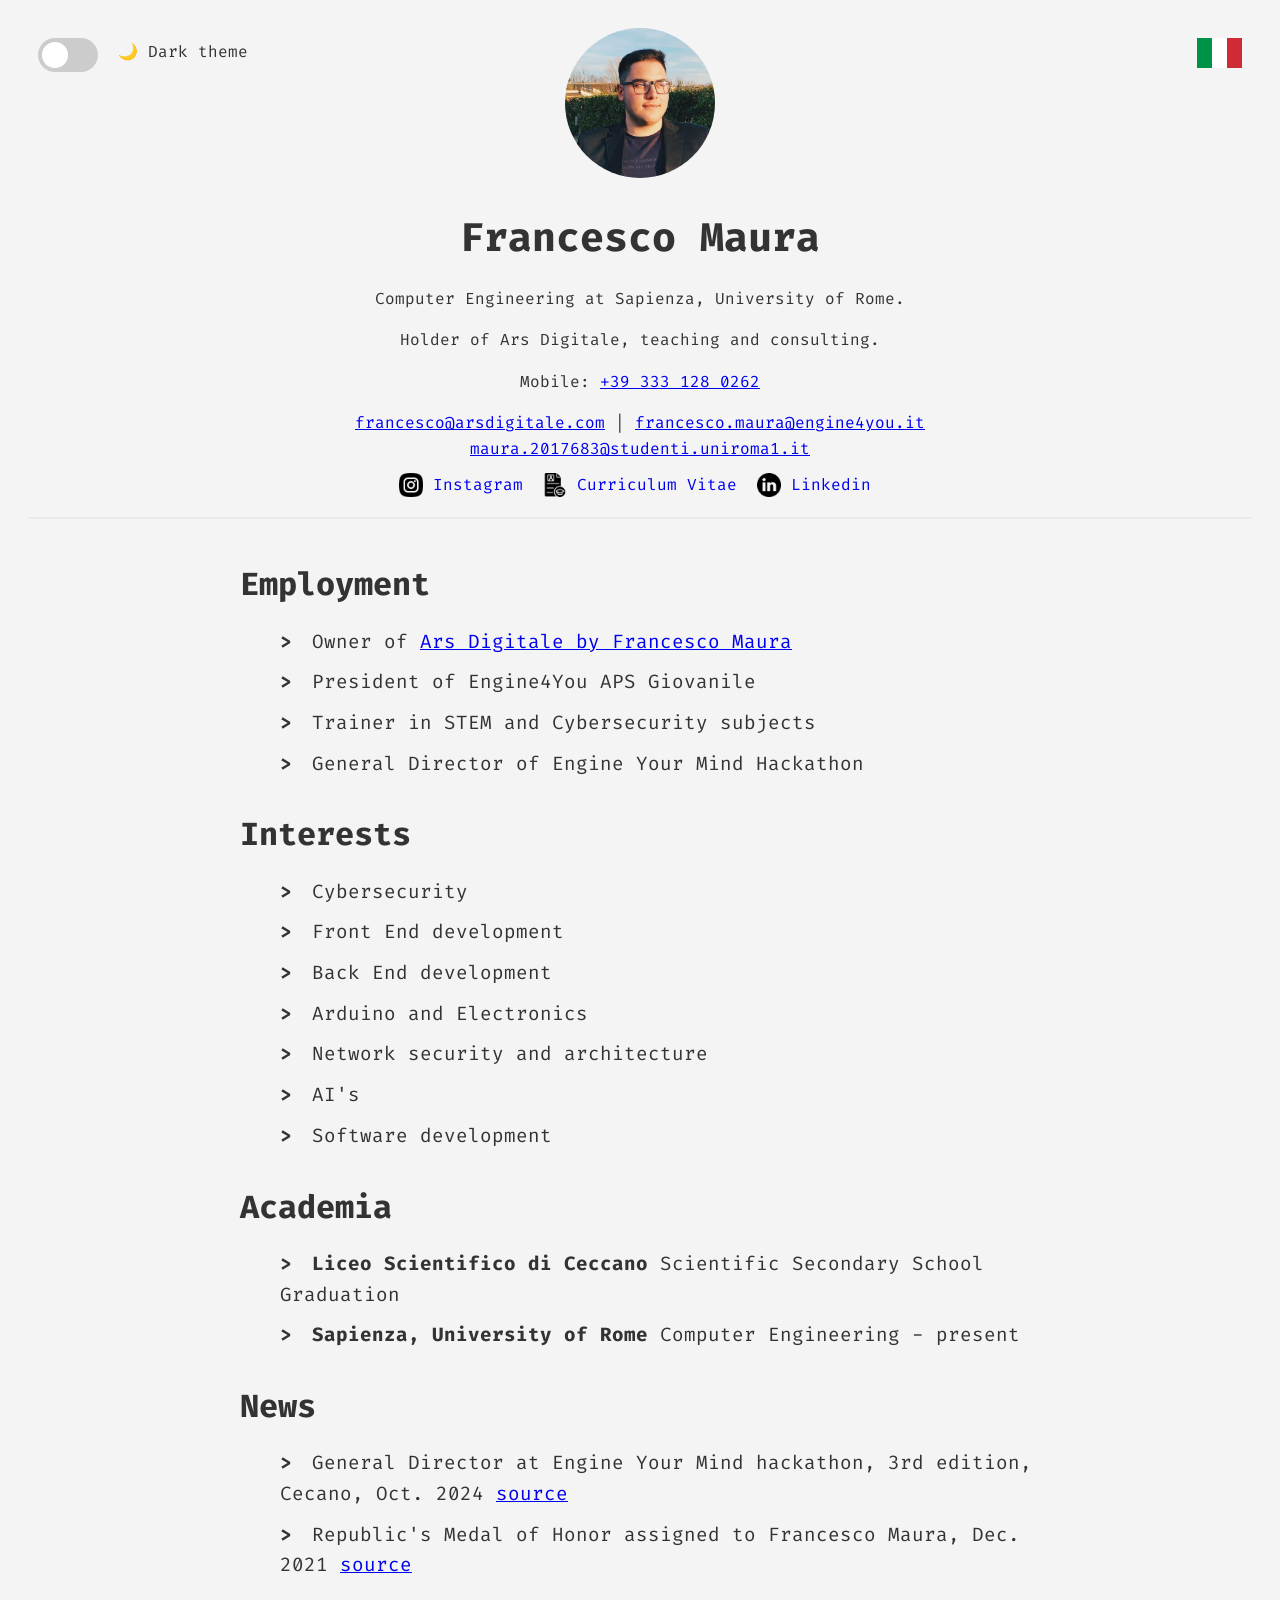
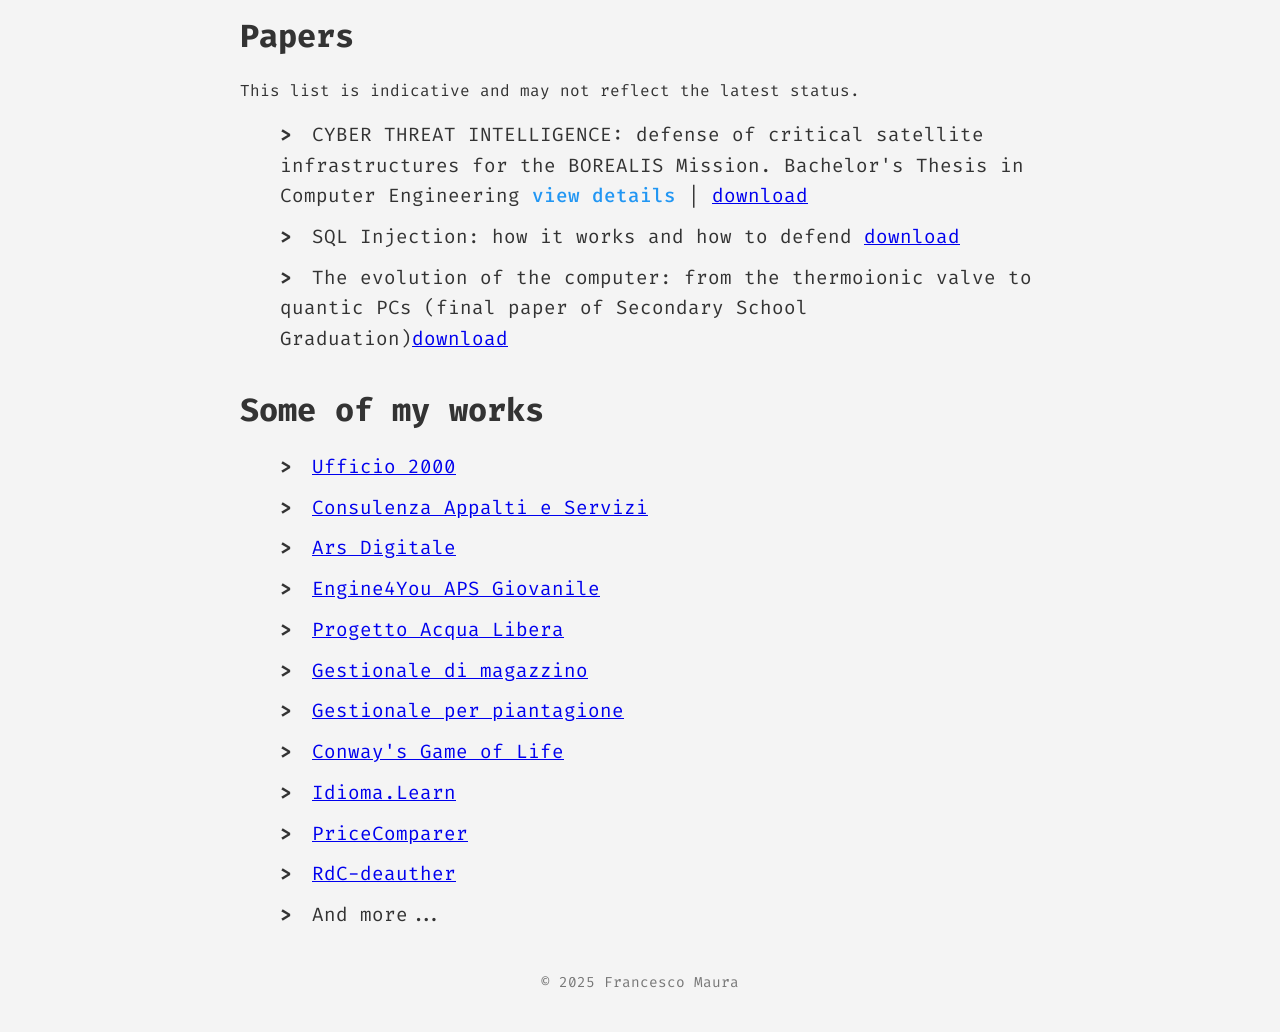
<file: index.html>
<!DOCTYPE html>
<html lang="en">
<head>
    <meta charset="UTF-8">
    <meta name="viewport" content="width=device-width, initial-scale=1.0">
    <title>Redirect</title>
    <script>
        // Redirect based on device language
        const userLanguage = navigator.language || navigator.userLanguage;
        if (userLanguage.startsWith('it')) {
            window.location.href = "it.html";
        } else {
            window.location.href = "en.html";
        }
    </script>
</head>
<body>
</body>
</html>
</file>
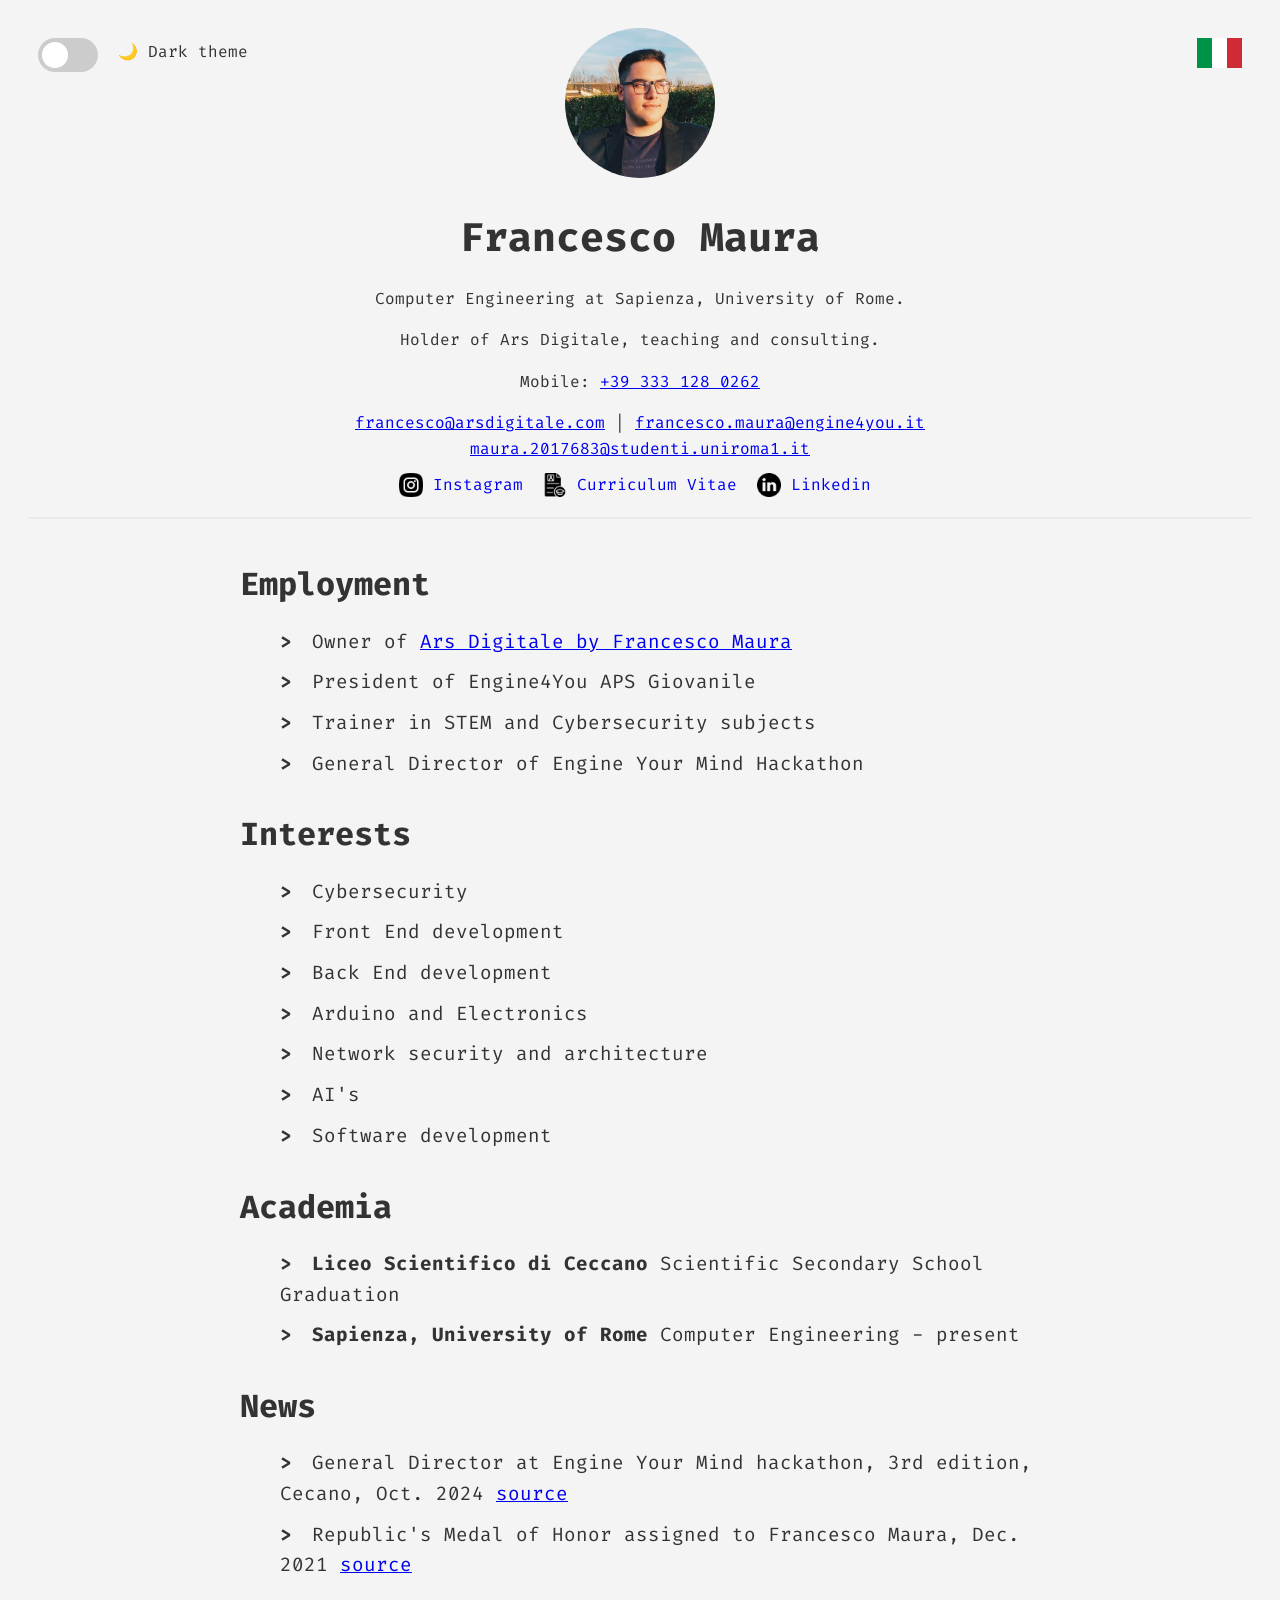
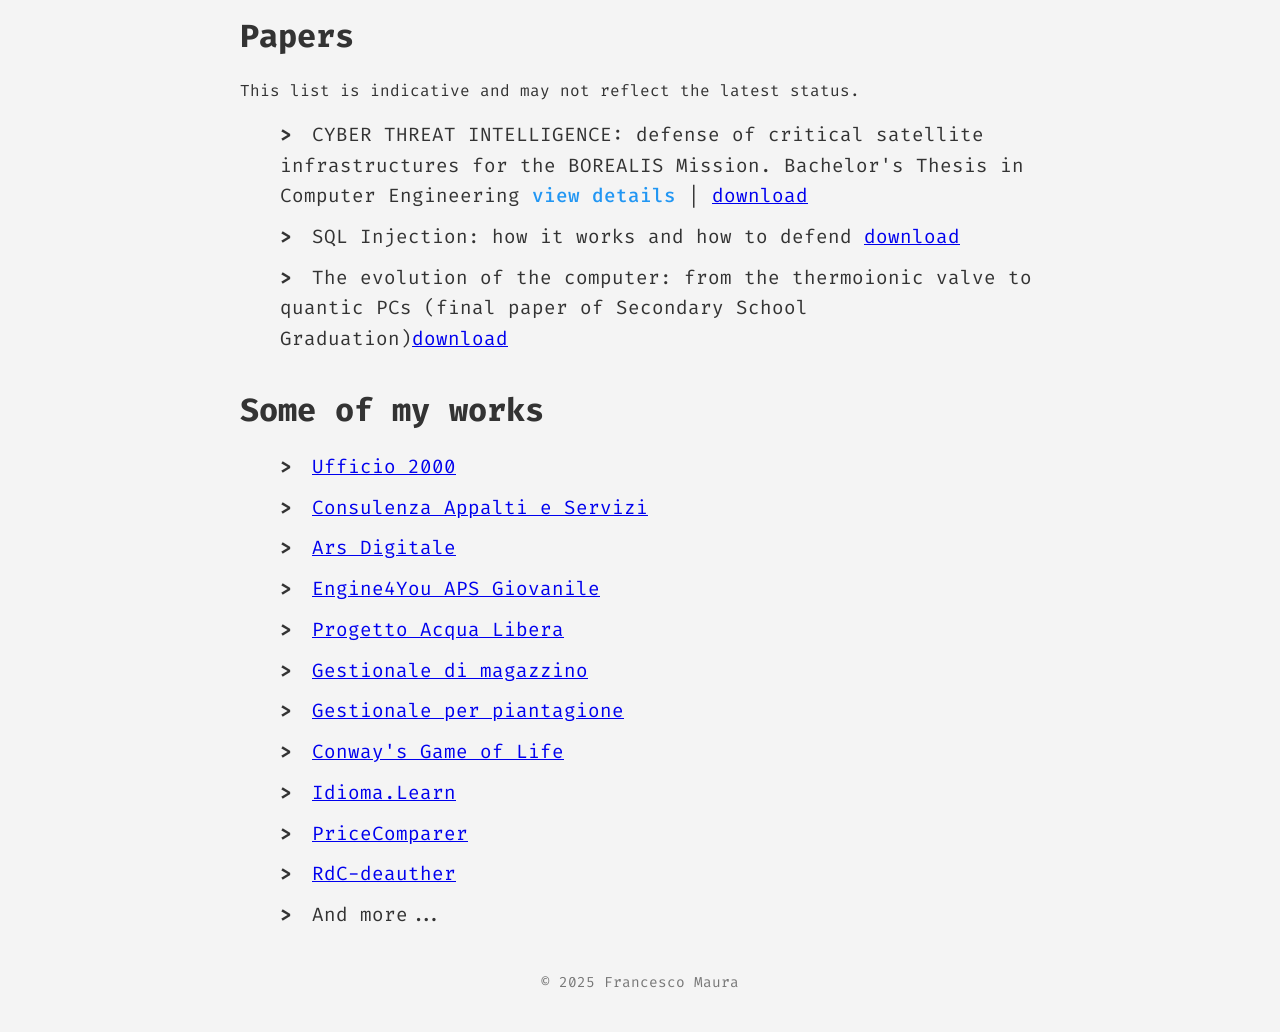
<file: en.html>
<!DOCTYPE html>
<html lang="it">
<head>
    <meta charset="UTF-8">
    <meta name="viewport" content="width=device-width, initial-scale=1.0">
    <title>Portfolio - Francesco Maura</title>
    <!-- Font Fira Code -->
    <link href="https://fonts.googleapis.com/css2?family=Fira+Code:wght@400;500;700&display=swap" rel="stylesheet">
    <!-- Material Design Icons -->
    <link href="https://fonts.googleapis.com/icon?family=Material+Icons" rel="stylesheet">
    <!-- Material Design CSS for switch -->
    <link rel="stylesheet" href="style/style.css">
</head>
<body id="body" class="light-mode">
    <header>
        <div class="language-switch">
            <a href="it.html">
                <svg xmlns="http://www.w3.org/2000/svg" width="45" height="30" viewBox="0 0 3 2">
                    <rect width="3" height="2" fill="#009246"/>
                    <rect width="2" height="2" x="1" fill="#fff"/>
                    <rect width="1" height="2" x="2" fill="#ce2b37"/>
                </svg>
            </a>
        </div>

        <div class="night-mode-switch">
            <label class="switch">
                <input type="checkbox" id="night-mode">
                <span class="slider"></span>
            </label>
            <label for="night-mode" class="switch-label">🌙 Dark theme</label>
        </div>
        

        <div class="profile">
            <img src="public/img/profile-photo.jpeg" alt="Francesco Maura" class="profile-pic">
            <h1>Francesco Maura</h1>
            <p>Computer Engineering at Sapienza, University of Rome.</p> 
            <p>Holder of Ars Digitale, teaching and consulting.</p>
            <p>Mobile: <a href="tel:+393331280262">+39 333 128 0262</a></p>
            <p>
                <a href="mailto:francesco@arsdigitale.com">francesco@arsdigitale.com</a> |
                <a href="mailto:francesco.maura@engine4you.it">francesco.maura@engine4you.it</a> 
                <a href="mailto:maura.2017683@studenti.uniroma1.it">maura.2017683@studenti.uniroma1.it</a>
            </p>
            <div class="social-links">
                <span><img src="public/icons/instagram_icon.png" alt="Instagram"><a href="http://www.instagram.com/its_maurah_">Instagram</a></span>
                <span><img src="public/icons/cv_icon.png" alt="Curriculum Vitae"><a href="/cv_web.html">Curriculum Vitae</a></span>
                <span><img src="public/icons/linkedin_icon.png" alt="LinkedIn"><a href="https://www.linkedin.com/in/framaura/">Linkedin</a></span>
            </div>
        </div>
    </header>

    <main>
        <section id="employment">
            <h2>Employment</h2>
            <ul>
                <li>Owner of <a href="https://www.arsdigitale.com">Ars Digitale by Francesco Maura</a></li>
                <li>President of Engine4You APS Giovanile</li>
                <li>Trainer in STEM and Cybersecurity subjects</li>
                <li>General Director of Engine Your Mind Hackathon</li>
            </ul>
        </section>

        <section id="interests">
            <h2>Interests</h2>
            <ul>
                <li>Cybersecurity</li>
                <li>Front End development</li>
                <li>Back End development</li>
                <li>Arduino and Electronics</li>
                <li>Network security and architecture</li>
                <li>AI's</li>
                <li>Software development</li>
            </ul>
        </section>

        <section id="academia">
            <h2>Academia</h2>
            <ul>
                <li><strong>Liceo Scientifico di Ceccano</strong> Scientific Secondary School Graduation</li>
                <li><strong>Sapienza, University of Rome</strong> Computer Engineering - present</li>
            </ul>
        </section>

        <section id="news">
            <h2>News</h2>
            <ul>
                <li>General Director at Engine Your Mind hackathon, 3rd edition, Cecano, Oct. 2024 <a href="https://www.engine4you.it">source</a></li>
                <li>Republic's Medal of Honor assigned to Francesco Maura, Dec. 2021 <a href="https://www.quirinale.it/elementi/55733#:~:text=Francesco%20Maura%2C,tra%20i%20coetanei%3B">source</a></li>
            </ul>
        </section>

        <section id="publications">
            <h2>Papers</h2>
            <p>This list is indicative and may not reflect the latest status.</p>
            <ul>
                <li>CYBER THREAT INTELLIGENCE: defense of critical satellite infrastructures for the BOREALIS Mission. Bachelor's Thesis in Computer Engineering
                    <a href="tesi.html" class="details-link"> view details</a> |
                    <a
                        href="public/docs/Cyber Threat Intelligence - difesa delle infrastrutture satellitari critiche per la missione BOREALIS.pdf">
                        download</a>
                </li>
                <li>SQL Injection: how it works and how to defend <a href="public/docs/Paper_SQLi.pdf"> download</a></li>
                <li>The evolution of the computer: from the thermoionic valve to quantic PCs (final paper of Secondary School Graduation)<a href="public/docs/Elaborato_Maturita_Scientifica_Francesco_Maura.pdf">download</a></li>
            </ul>
        </section>

        <section id="works">
            <h2>Some of my works</h2>
            <ul>
                <li><a href="https://www.ufficio2000web.it">Ufficio 2000</a></li>
                <li><a href="https://www.consulenzaappaltieservizi.com">Consulenza Appalti e Servizi</a></li>
                <li><a href="https://www.arsdigitale.com">Ars Digitale</a></li>
                <li><a href="https://www.engine4you.it">Engine4You APS Giovanile</a></li>
                <li><a href="http://89.168.30.215/">Progetto Acqua Libera</a></li>
                <li><a href="public/img/gestionale-engine-1.png">Gestionale di magazzino</a></li>
                <li><a href="public/img/gestionale-canapa-1.png">Gestionale per piantagione</a></li>
                <li><a href="https://www.arsdigitale.com/public/projects/ProgettoLTW2/main/index.html">Conway's Game of Life</a></li>
                <li><a href="https://www.arsdigitale.com/public/projects/idioma-learn/index.html">Idioma.Learn</a></li>
                <li><a href="https://github.com/GreyJolly/PriceComparer">PriceComparer</a></li>
                <li><a href="https://github.com/frastricker/progettoreti2024/tree/main/RdC-deauther">RdC-deauther</a></li>
                <li>And more...</li>
            </ul>
        </section>
    </main>

    <footer>
        <p>© 2025 Francesco Maura</p>
    </footer>

    <!-- Material Components Web JS script-->
    <script defer src="script/script.js"></script>

</body>
</html>
</file>
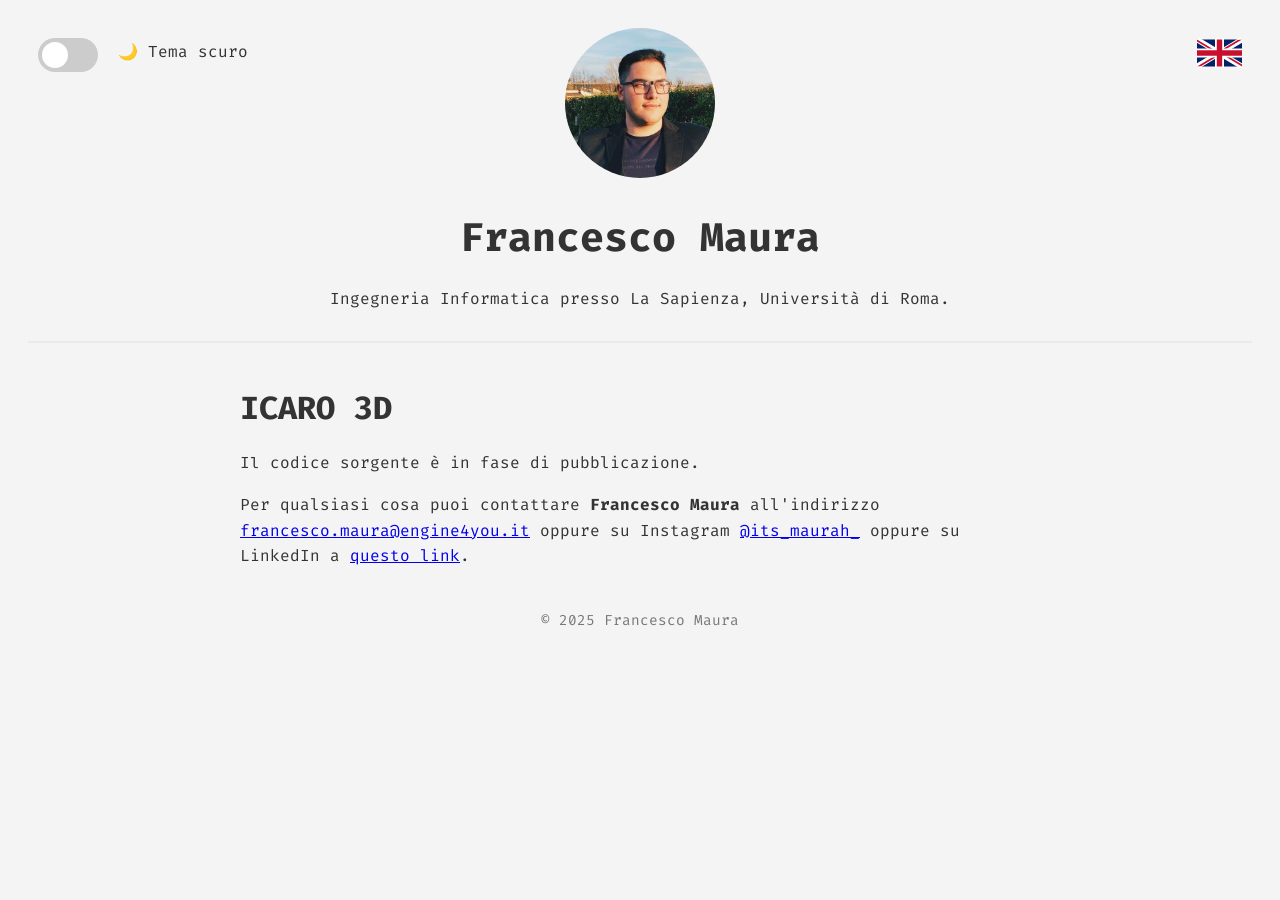
<file: icaro3d.html>
<!DOCTYPE html>
<html lang="it">
<head>
    <meta charset="UTF-8">
    <meta name="viewport" content="width=device-width, initial-scale=1.0">
    <title>ICARO 3D - Francesco Maura</title>
    <!-- Font Fira Code -->
    <link href="https://fonts.googleapis.com/css2?family=Fira+Code:wght@400;500;700&display=swap" rel="stylesheet">
    <!-- Material Design Icons -->
    <link href="https://fonts.googleapis.com/icon?family=Material+Icons" rel="stylesheet">
    <link rel="stylesheet" href="style/style.css">
</head>
<body id="body" class="light-mode">
    <header>
        <div class="language-switch">
            <a href="en.html">
                <svg xmlns="http://www.w3.org/2000/svg" viewBox="0 0 50 30" width="45" height="30">
                    <clipPath id="t">
                        <path d="M25,15h25v15zv15h-25zh-25v-15zv-15h25z"/>
                    </clipPath>
                    <path d="M0,0v30h50v-30z" fill="#012169"/>
                    <path d="M0,0 50,30M50,0 0,30" stroke="#fff" stroke-width="6"/>
                    <path d="M0,0 50,30M50,0 0,30" clip-path="url(#t)" stroke="#C8102E" stroke-width="4"/>
                    <path d="M-1 11h22v-12h8v12h22v8h-22v12h-8v-12h-22z" fill="#C8102E" stroke="#FFF" stroke-width="2"/>
                </svg>
            </a>
        </div>

        <div class="night-mode-switch">
            <label class="switch">
                <input type="checkbox" id="night-mode">
                <span class="slider"></span>
            </label>
            <label for="night-mode" class="switch-label">🌙 Tema scuro</label>
        </div>

        <div class="profile">
            <a href="it.html" style="text-decoration: none; color: inherit;">
                <img src="public/img/profile-photo.jpeg" alt="Francesco Maura" class="profile-pic">
                <h1>Francesco Maura</h1>
            </a>
            <p>Ingegneria Informatica presso La Sapienza, Università di Roma.</p>
        </div>
    </header>

    <main>
        <section id="info">
            <h2>ICARO 3D</h2>
            <p>Il codice sorgente è in fase di pubblicazione.</p>
            <p>Per qualsiasi cosa puoi contattare <strong>Francesco Maura</strong> all'indirizzo <a href="mailto:francesco.maura@engine4you.it">francesco.maura@engine4you.it</a> oppure su Instagram <a href="http://www.instagram.com/its_maurah_">@its_maurah_</a> oppure su LinkedIn a <a href="https://www.linkedin.com/in/framaura/">questo link</a>.</p>
        </section>
    </main>

    <footer>
        <p>© 2025 Francesco Maura</p>
    </footer>

    <script defer src="script/script.js"></script>
</body>
</html>
</file>
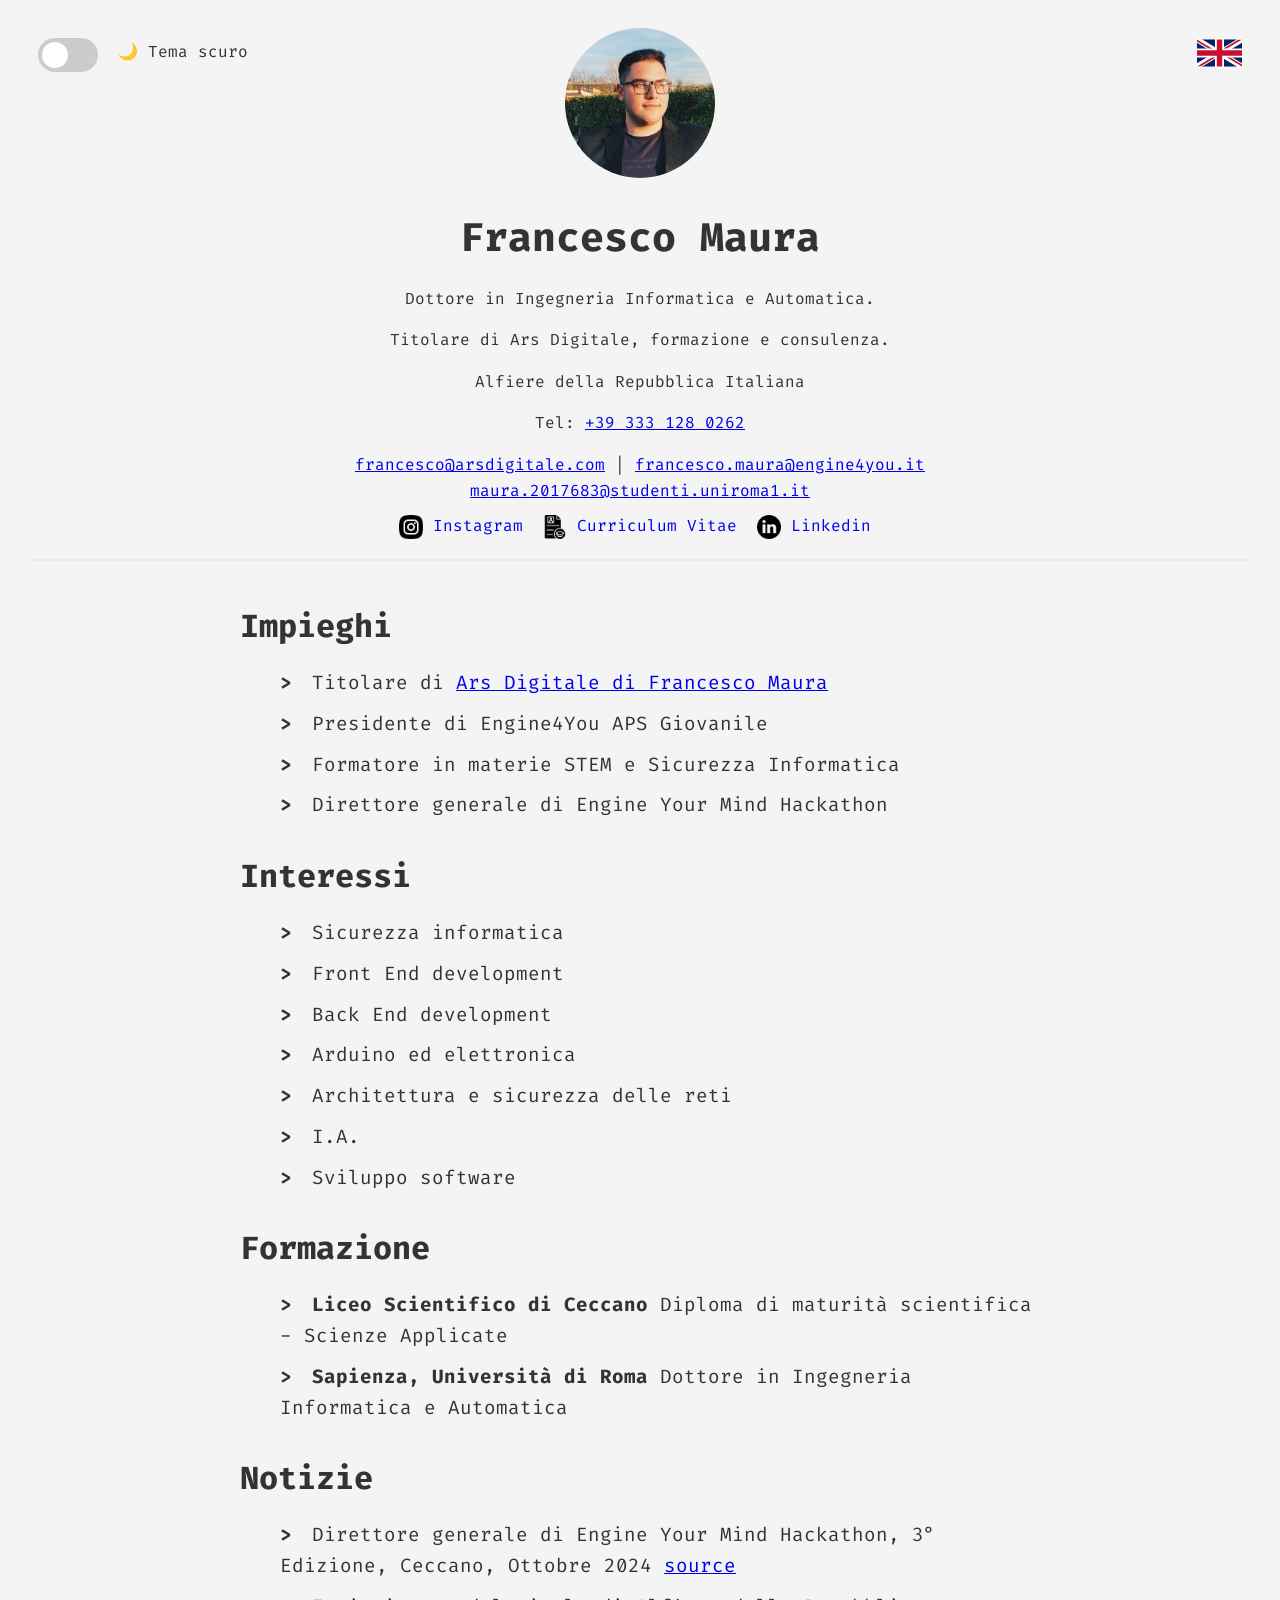
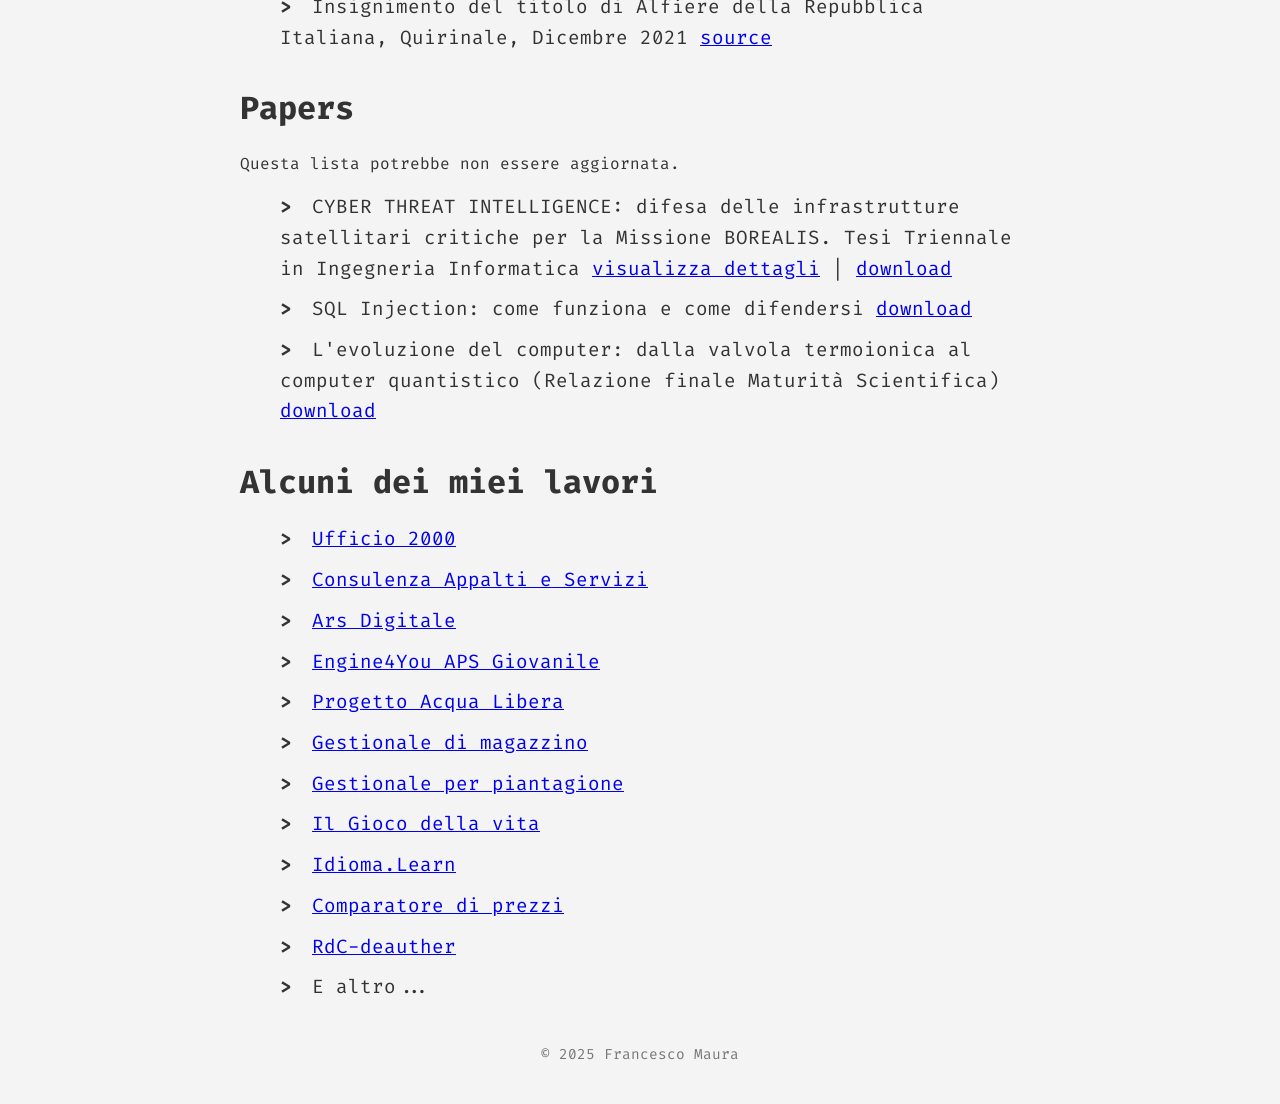
<file: it.html>
<!DOCTYPE html>
<html lang="it">

<head>
    <meta charset="UTF-8">
    <meta name="viewport" content="width=device-width, initial-scale=1.0">
    <title>Portfolio - Francesco Maura</title>
    <!-- Font Fira Code -->
    <link href="https://fonts.googleapis.com/css2?family=Fira+Code:wght@400;500;700&display=swap" rel="stylesheet">
    <!-- Material Design Icons -->
    <link href="https://fonts.googleapis.com/icon?family=Material+Icons" rel="stylesheet">
    <!-- Material Design CSS for switch -->
    <link rel="stylesheet" href="style/style.css">
</head>

<body id="body" class="light-mode">
    <header>
        <div class="language-switch">
            <a href="en.html">
                <svg xmlns="http://www.w3.org/2000/svg" viewBox="0 0 50 30" width="45" height="30">
                    <clipPath id="t">
                        <path d="M25,15h25v15zv15h-25zh-25v-15zv-15h25z" />
                    </clipPath>
                    <path d="M0,0v30h50v-30z" fill="#012169" />
                    <path d="M0,0 50,30M50,0 0,30" stroke="#fff" stroke-width="6" />
                    <path d="M0,0 50,30M50,0 0,30" clip-path="url(#t)" stroke="#C8102E" stroke-width="4" />
                    <path d="M-1 11h22v-12h8v12h22v8h-22v12h-8v-12h-22z" fill="#C8102E" stroke="#FFF"
                        stroke-width="2" />
                </svg>
            </a>
        </div>

        <div class="night-mode-switch">
            <label class="switch">
                <input type="checkbox" id="night-mode">
                <span class="slider"></span>
            </label>
            <label for="night-mode" class="switch-label">🌙 Tema scuro</label>
        </div>


        <div class="profile">
            <img src="public/img/profile-photo.jpeg" alt="Francesco Maura" class="profile-pic">
            <h1>Francesco Maura</h1>
            <p>Dottore in Ingegneria Informatica e Automatica.</p>
            <p>Titolare di Ars Digitale, formazione e consulenza.</p>
            <p>Alfiere della Repubblica Italiana</p>
            <p>Tel: <a href="tel:+393331280262">+39 333 128 0262</a></p>
            <p>
                <a href="mailto:francesco@arsdigitale.com">francesco@arsdigitale.com</a> |
                <a href="mailto:francesco.maura@engine4you.it">francesco.maura@engine4you.it</a>
                <a href="mailto:maura.2017683@studenti.uniroma1.it">maura.2017683@studenti.uniroma1.it</a>
            </p>
            <div class="social-links">
                <span><img src="public/icons/instagram_icon.png" alt="Instagram"><a
                        href="http://www.instagram.com/its_maurah_">Instagram</a></span>
                <span><img src="public/icons/cv_icon.png" alt="Curriculum Vitae"><a href="/cv_web.html">Curriculum
                        Vitae</a></span>
                <span><img src="public/icons/linkedin_icon.png" alt="LinkedIn"><a
                        href="https://www.linkedin.com/in/framaura/">Linkedin</a></span>
            </div>
        </div>
    </header>

    <main>

        <section id="employment">
            <h2>Impieghi</h2>
            <ul>
                <li>Titolare di <a href="https://www.arsdigitale.com">Ars Digitale di Francesco Maura</a></li>
                <li>Presidente di Engine4You APS Giovanile</li>
                <li>Formatore in materie STEM e Sicurezza Informatica</li>
                <li>Direttore generale di Engine Your Mind Hackathon</li>
            </ul>
        </section>



        <section id="interests">
            <h2>Interessi</h2>
            <ul>
                <li>Sicurezza informatica</li>
                <li>Front End development</li>
                <li>Back End development</li>
                <li>Arduino ed elettronica</li>
                <li>Architettura e sicurezza delle reti</li>
                <li>I.A.</li>
                <li>Sviluppo software</li>
            </ul>
        </section>

        <section id="academia">
            <h2>Formazione</h2>
            <ul>
                <li><strong>Liceo Scientifico di Ceccano</strong> Diploma di maturità scientifica - Scienze Applicate
                </li>
                <li><strong>Sapienza, Università di Roma</strong> Dottore in Ingegneria Informatica e Automatica</li>
            </ul>
        </section>

        <section id="news">
            <h2>Notizie</h2>
            <ul>
                <li>Direttore generale di Engine Your Mind Hackathon, 3° Edizione, Ceccano, Ottobre 2024 <a
                        href="https://www.engine4you.it">source</a></li>
                <li>Insignimento del titolo di Alfiere della Repubblica Italiana, Quirinale, Dicembre 2021 <a
                        href="https://www.quirinale.it/elementi/55733#:~:text=Francesco%20Maura%2C,tra%20i%20coetanei%3B">source</a>
                </li>
            </ul>
        </section>

        <section id="publications">
            <h2>Papers</h2>
            <p>Questa lista potrebbe non essere aggiornata.</p>
            <ul>
                <li>CYBER THREAT INTELLIGENCE: difesa delle infrastrutture satellitari critiche per la Missione
                    BOREALIS. Tesi Triennale in Ingegneria Informatica
                    <a href="tesi.html"> visualizza dettagli</a> |
                    <a
                        href="public/docs/Cyber Threat Intelligence - difesa delle infrastrutture satellitari critiche per la missione BOREALIS.pdf">
                        download</a>
                </li>
                <li>SQL Injection: come funziona e come difendersi <a href="public/docs/Paper_SQLi.pdf"> download</a>
                </li>
                <li>L'evoluzione del computer: dalla valvola termoionica al computer quantistico (Relazione finale
                    Maturità Scientifica) <a
                        href="public/docs/Elaborato_Maturita_Scientifica_Francesco_Maura.pdf">download</a></li>
            </ul>
        </section>

        <section id="works">
            <h2>Alcuni dei miei lavori</h2>
            <ul>
                <li><a href="https://www.ufficio2000web.it">Ufficio 2000</a></li>
                <li><a href="https://www.consulenzaappaltieservizi.com">Consulenza Appalti e Servizi</a></li>
                <li><a href="https://www.arsdigitale.com">Ars Digitale</a></li>
                <li><a href="https://www.engine4you.it">Engine4You APS Giovanile</a></li>
                <li><a href="http://89.168.30.215/">Progetto Acqua Libera</a></li>
                <li><a href="public/img/gestionale-engine-1.png">Gestionale di magazzino</a></li>
                <li><a href="public/img/gestionale-canapa-1.png">Gestionale per piantagione</a></li>
                <li><a href="https://www.arsdigitale.com/public/projects/ProgettoLTW2/main/index.html">Il Gioco della
                        vita</a></li>
                <li><a href="https://www.arsdigitale.com/public/projects/idioma-learn/index.html">Idioma.Learn</a></li>
                <li><a href="https://github.com/GreyJolly/PriceComparer">Comparatore di prezzi</a></li>
                <li><a href="https://github.com/frastricker/progettoreti2024/tree/main/RdC-deauther">RdC-deauther</a>
                </li>
                <li>E altro...</li>
            </ul>
        </section>
    </main>


    <footer>
        <p>© 2025 Francesco Maura</p>
    </footer>

    <!-- Material Components Web JS script-->
    <script defer src="script/script.js"></script>

</body>

</html>
</file>
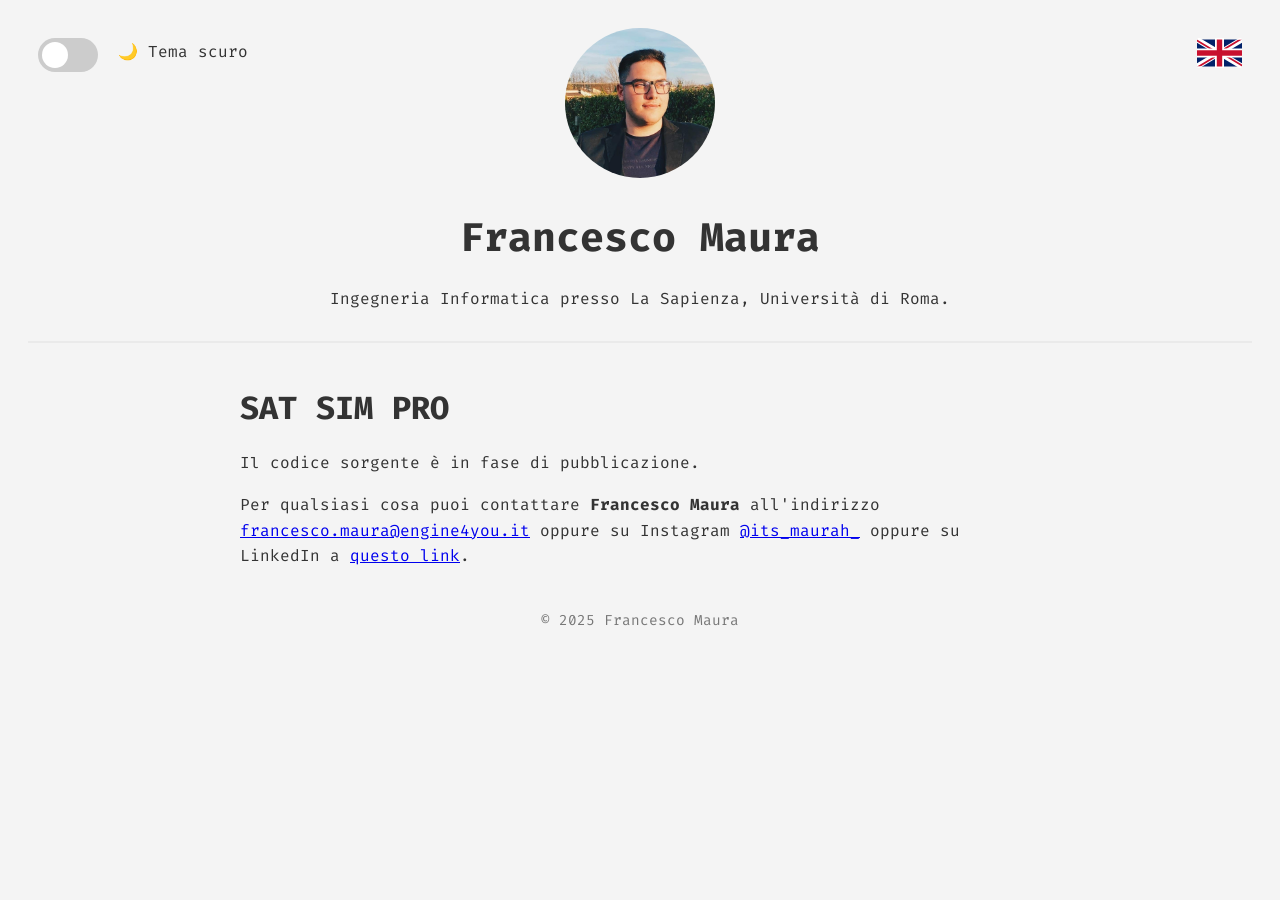
<file: sat-sim-pro.html>
<!DOCTYPE html>
<html lang="it">
<head>
    <meta charset="UTF-8">
    <meta name="viewport" content="width=device-width, initial-scale=1.0">
    <title>SAT SIM PRO - Francesco Maura</title>
    <!-- Font Fira Code -->
    <link href="https://fonts.googleapis.com/css2?family=Fira+Code:wght@400;500;700&display=swap" rel="stylesheet">
    <!-- Material Design Icons -->
    <link href="https://fonts.googleapis.com/icon?family=Material+Icons" rel="stylesheet">
    <link rel="stylesheet" href="style/style.css">
</head>
<body id="body" class="light-mode">
    <header>
        <div class="language-switch">
            <a href="en.html">
                <svg xmlns="http://www.w3.org/2000/svg" viewBox="0 0 50 30" width="45" height="30">
                    <clipPath id="t">
                        <path d="M25,15h25v15zv15h-25zh-25v-15zv-15h25z"/>
                    </clipPath>
                    <path d="M0,0v30h50v-30z" fill="#012169"/>
                    <path d="M0,0 50,30M50,0 0,30" stroke="#fff" stroke-width="6"/>
                    <path d="M0,0 50,30M50,0 0,30" clip-path="url(#t)" stroke="#C8102E" stroke-width="4"/>
                    <path d="M-1 11h22v-12h8v12h22v8h-22v12h-8v-12h-22z" fill="#C8102E" stroke="#FFF" stroke-width="2"/>
                </svg>
            </a>
        </div>

        <div class="night-mode-switch">
            <label class="switch">
                <input type="checkbox" id="night-mode">
                <span class="slider"></span>
            </label>
            <label for="night-mode" class="switch-label">🌙 Tema scuro</label>
        </div>

        <div class="profile">
            <a href="it.html" style="text-decoration: none; color: inherit;">
                <img src="public/img/profile-photo.jpeg" alt="Francesco Maura" class="profile-pic">
                <h1>Francesco Maura</h1>
            </a>
            <p>Ingegneria Informatica presso La Sapienza, Università di Roma.</p>
        </div>
    </header>

    <main>
        <section id="info">
            <h2>SAT SIM PRO</h2>
            <p>Il codice sorgente è in fase di pubblicazione.</p>
            <p>Per qualsiasi cosa puoi contattare <strong>Francesco Maura</strong> all'indirizzo <a href="mailto:francesco.maura@engine4you.it">francesco.maura@engine4you.it</a> oppure su Instagram <a href="http://www.instagram.com/its_maurah_">@its_maurah_</a> oppure su LinkedIn a <a href="https://www.linkedin.com/in/framaura/">questo link</a>.</p>
        </section>
    </main>

    <footer>
        <p>© 2025 Francesco Maura</p>
    </footer>

    <script defer src="script/script.js"></script>
</body>
</html>
</file>
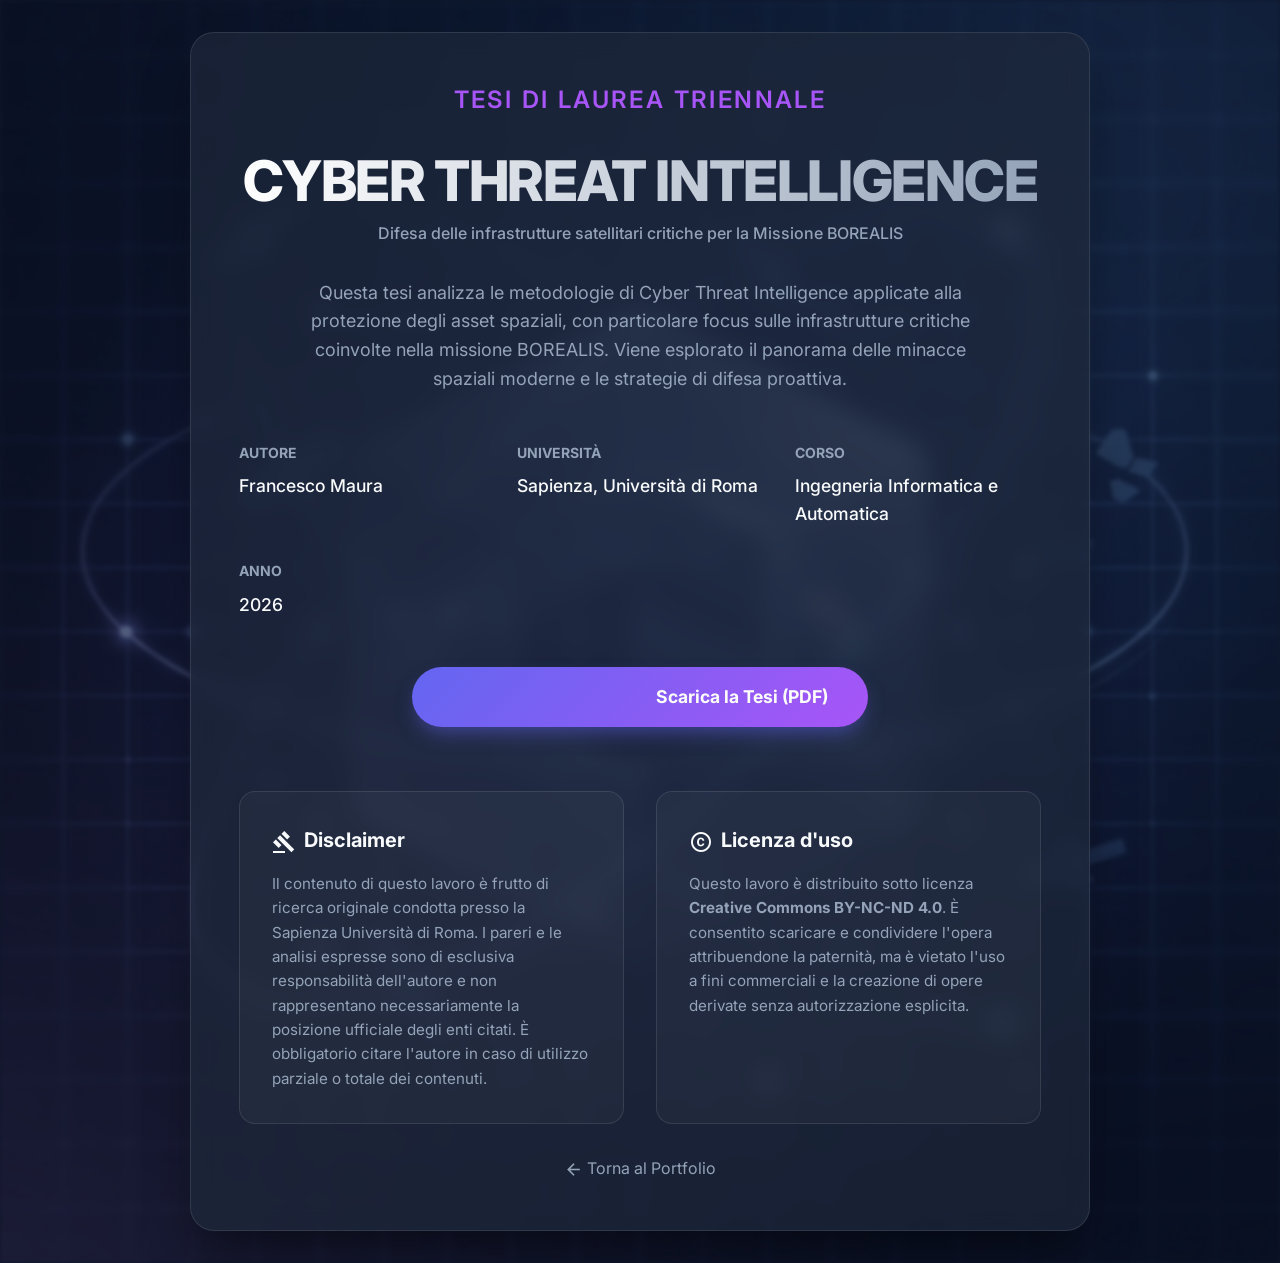
<file: tesi.html>
<!DOCTYPE html>
<html lang="it">

<head>
    <meta charset="UTF-8">
    <meta name="viewport" content="width=device-width, initial-scale=1.0">
    <title>Tesi - Cyber Threat Intelligence - Francesco Maura</title>
    <meta name="description"
        content="Tesi di laurea di Francesco Maura sulla Cyber Threat Intelligence e la difesa delle infrastrutture satellitari critiche per la missione BOREALIS.">

    <!-- Google Fonts -->
    <link rel="preconnect" href="https://fonts.googleapis.com">
    <link rel="preconnect" href="https://fonts.gstatic.com" crossorigin>
    <link
        href="https://fonts.googleapis.com/css2?family=Inter:wght@400;500;600;700;800&family=Fira+Code:wght@400;500&display=swap"
        rel="stylesheet">

    <!-- Material Icons -->
    <link href="https://fonts.googleapis.com/icon?family=Material+Icons" rel="stylesheet">

    <!-- Custom CSS -->
    <link rel="stylesheet" href="style/tesi.css">
</head>

<body>
    <section class="hero">
        <div class="container">
            <div class="glass-card">
                <p class="subtitle">Tesi di Laurea Triennale</p>
                <h1>CYBER THREAT INTELLIGENCE</h1>
                <p style="color: var(--text-muted); font-weight: 500; margin-top: -1rem; margin-bottom: 2rem;">
                    Difesa delle infrastrutture satellitari critiche per la Missione BOREALIS
                </p>

                <div class="description">
                    Questa tesi analizza le metodologie di Cyber Threat Intelligence applicate alla protezione degli
                    asset spaziali, con particolare focus sulle infrastrutture critiche coinvolte nella missione
                    BOREALIS. Viene esplorato il panorama delle minacce spaziali moderne e le strategie di difesa
                    proattiva.
                </div>

                <div class="info-grid">
                    <div class="info-item">
                        <h3>Autore</h3>
                        <p>Francesco Maura</p>
                    </div>
                    <div class="info-item">
                        <h3>Università</h3>
                        <p>Sapienza, Università di Roma</p>
                    </div>
                    <div class="info-item">
                        <h3>Corso</h3>
                        <p>Ingegneria Informatica e Automatica</p>
                    </div>
                    <div class="info-item">
                        <h3>Anno</h3>
                        <p>2026</p>
                    </div>
                </div>

                <a href="public/docs/Cyber Threat Intelligence - difesa delle infrastrutture satellitari critiche per la missione BOREALIS.pdf"
                    class="cta-button" target="_blank">
                    <span class="material-icons">download</span>
                    Scarica la Tesi (PDF)
                </a>

                <div class="footer-sections">
                    <div class="footer-card">
                        <h2><span class="material-icons"
                                style="vertical-align: middle; margin-right: 8px;">gavel</span>Disclaimer</h2>
                        <p>
                            Il contenuto di questo lavoro è frutto di ricerca originale condotta presso la Sapienza
                            Università di Roma.
                            I pareri e le analisi espresse sono di esclusiva responsabilità dell'autore e non
                            rappresentano necessariamente la posizione ufficiale degli enti citati.
                            È obbligatorio citare l'autore in caso di utilizzo parziale o totale dei contenuti.
                        </p>
                    </div>
                    <div class="footer-card">
                        <h2><span class="material-icons"
                                style="vertical-align: middle; margin-right: 8px;">copyright</span>Licenza d'uso</h2>
                        <p>
                            Questo lavoro è distribuito sotto licenza <strong>Creative Commons BY-NC-ND 4.0</strong>.
                            È consentito scaricare e condividere l'opera attribuendone la paternità, ma è vietato l'uso
                            a fini commerciali e la creazione di opere derivate senza autorizzazione esplicita.
                        </p>
                    </div>
                </div>

                <a href="it.html" class="back-link">
                    <span class="material-icons" style="vertical-align: middle; font-size: 1.2rem;">arrow_back</span>
                    Torna al Portfolio
                </a>
            </div>
        </div>
    </section>

    <!-- Simple Google Analytics or similar could be added here -->
</body>

</html>
</file>
<file: style/style.css>
/* Importa il font Fira Code */
body {
    font-family: 'Fira Code', monospace;
    line-height: 1.6;
    padding: 20px;
    transition: background-color 0.3s, color 0.3s;
}

/* Modalità chiara */
body.light-mode {
    background-color: #f4f4f4;
    color: #333;
}

body.light-mode header {
    border-bottom: 2px solid #eaeaea;
}

body.light-mode .night-mode-switch label {
    color: #333;
}

/* Modalità scura */
body.dark-mode {
    background-color: #121212;
    color: #f4f4f4;
}

body.dark-mode header {
    border-bottom: 2px solid #333;
}

body.dark-mode .night-mode-switch label {
    color: #f4f4f4;
}

/* Stili generali */
header {
    position: relative;
    text-align: center;
    padding-bottom: 20px;
    margin-bottom: 40px;
}

/* Bandiera italiana in alto a destra */
.language-switch {
    position: absolute;
    top: 10px;
    right: 10px;
}

.flag {
    width: 30px;
    height: 20px;
}

/* Stili del profilo */
.profile {
    max-width: 800px;
    margin: 0 auto;
}

.profile-pic {
    width: 150px;
    height: 150px;
    border-radius: 50%;
    object-fit: cover;
}

h1 {
    font-size: 2.5rem;
    margin: 20px 0 10px;
}

p {
    font-size: 1rem;
    margin-bottom: 10px;
}

.social-links a {
    margin: 0 10px;
    text-decoration: none;
}

.social-links img {
    width: 24px;
    height: 24px;
    vertical-align: middle;
}

main {
    max-width: 800px;
    margin: 0 auto;
}

h2 {
    font-size: 2rem;
    margin-bottom: 10px;
}

ul {
    list-style-type: none;
    margin-bottom: 30px;
}


li::before {
content: "> ";
margin-right: 8px;
font-weight: bold;
}

ul li {
    margin-bottom: 10px;
    font-size: 1.2rem;
}

footer {
    text-align: center;
    margin-top: 40px;
}

footer p {
    font-size: 0.9rem;
    color: #777;
}

.details-link {
    color: #2196F3;
    text-decoration: none;
    font-weight: 500;
}

.details-link:hover {
    text-decoration: underline;
}

/* Stili per il Material Switch */
.night-mode-switch {
    position: absolute;
    top: 10px;
    left: 10px;
}

.switch-label {
    font-size: 1rem;
    margin-left: 10px;
    vertical-align: middle;
}

/* Stili per lo switch */
.switch {
    position: relative;
    display: inline-block;
    width: 60px;
    height: 34px;
}

.switch input { 
    opacity: 0;
    width: 0;
    height: 0;
}

.slider {
    position: absolute;
    cursor: pointer;
    top: 0;
    left: 0;
    right: 0;
    bottom: 0;
    background-color: #ccc;
    transition: .4s;
    border-radius: 34px;
}

.slider:before {
    position: absolute;
    content: "";
    height: 26px;
    width: 26px;
    left: 4px;
    bottom: 4px;
    background-color: white;
    transition: .4s;
    border-radius: 50%;
}

input:checked + .slider {
    background-color: #2196F3; /* Colore per la modalità notte */
}

input:checked + .slider:before {
    transform: translateX(26px);
}

/* Stili per la label dello switch */
.switch-label {
    font-size: 1rem;
    margin-left: 10px;
    vertical-align: middle;
}

@media (max-width: 800px) { 
    .profile-pic { 
        margin-top: 60px; 
    } 
}
</file>
<file: style/tesi.css>
:root {
    --primary-color: #6366f1;
    --secondary-color: #a855f7;
    --bg-dark: #0f172a;
    --card-bg: rgba(30, 41, 59, 0.7);
    --text-main: #f8fafc;
    --text-muted: #94a3b8;
    --glass-border: rgba(255, 255, 255, 0.1);
}

* {
    margin: 0;
    padding: 0;
    box-sizing: border-box;
}

body {
    font-family: 'Inter', -apple-system, BlinkMacSystemFont, "Segoe UI", Roboto, sans-serif;
    background-color: var(--bg-dark);
    color: var(--text-main);
    line-height: 1.6;
    overflow-x: hidden;
}

.hero {
    position: relative;
    min-height: 100vh;
    display: flex;
    flex-direction: column;
    align-items: center;
    justify-content: center;
    text-align: center;
    padding: 2rem;
    background: radial-gradient(circle at center, rgba(99, 102, 241, 0.15) 0%, transparent 70%);
}

.hero::before {
    content: '';
    position: absolute;
    top: 0;
    left: 0;
    right: 0;
    bottom: 0;
    background-image: url('../public/img/thesis_hero_bg.png');
    background-size: cover;
    background-position: center;
    opacity: 0.4;
    z-index: -1;
    filter: blur(2px);
}

.container {
    max-width: 900px;
    width: 100%;
}

.glass-card {
    background: var(--card-bg);
    backdrop-filter: blur(12px);
    -webkit-backdrop-filter: blur(12px);
    border: 1px solid var(--glass-border);
    border-radius: 24px;
    padding: 3rem;
    box-shadow: 0 25px 50px -12px rgba(0, 0, 0, 0.5);
    animation: fadeInUp 0.8s ease-out;
}

h1 {
    font-size: 3.5rem;
    font-weight: 800;
    background: linear-gradient(to right, #fff, #94a3b8);
    -webkit-background-clip: text;
    -webkit-text-fill-color: transparent;
    margin-bottom: 1.5rem;
    letter-spacing: -0.025em;
    line-height: 1.1;
}

.subtitle {
    font-size: 1.5rem;
    color: var(--secondary-color);
    font-weight: 600;
    margin-bottom: 2rem;
    text-transform: uppercase;
    letter-spacing: 0.1em;
}

.description {
    font-size: 1.125rem;
    color: var(--text-muted);
    margin-bottom: 3rem;
    max-width: 700px;
    margin-left: auto;
    margin-right: auto;
}

.info-grid {
    display: grid;
    grid-template-columns: repeat(auto-fit, minmax(200px, 1fr));
    gap: 2rem;
    margin-bottom: 3rem;
    text-align: left;
}

.info-item h3 {
    font-size: 0.875rem;
    color: var(--text-muted);
    text-transform: uppercase;
    margin-bottom: 0.5rem;
}

.info-item p {
    font-size: 1.1rem;
    font-weight: 500;
}

.cta-button {
    display: inline-flex;
    align-items: center;
    gap: 0.75rem;
    background: linear-gradient(135deg, var(--primary-color), var(--secondary-color));
    color: white;
    padding: 1rem 2.5rem;
    border-radius: 99px;
    text-decoration: none;
    font-weight: 700;
    font-size: 1.1rem;
    transition: transform 0.3s, box-shadow 0.3s;
    box-shadow: 0 10px 20px -5px rgba(99, 102, 241, 0.5);
}

.cta-button:hover {
    transform: translateY(-2px);
    box-shadow: 0 15px 30px -10px rgba(99, 102, 241, 0.6);
}

.cta-button i {
    font-size: 1.5rem;
}

.footer-sections {
    margin-top: 4rem;
    display: grid;
    grid-template-columns: 1fr 1fr;
    gap: 2rem;
    text-align: left;
}

.footer-card {
    background: rgba(255, 255, 255, 0.03);
    border: 1px solid var(--glass-border);
    padding: 2rem;
    border-radius: 16px;
}

.footer-card h2 {
    font-size: 1.25rem;
    margin-bottom: 1rem;
    color: var(--text-main);
}

.footer-card p {
    font-size: 0.95rem;
    color: var(--text-muted);
}

.back-link {
    margin-top: 2rem;
    display: inline-block;
    color: var(--text-muted);
    text-decoration: none;
    transition: color 0.3s;
}

.back-link:hover {
    color: var(--primary-color);
}

@keyframes fadeInUp {
    from {
        opacity: 0;
        transform: translateY(30px);
    }
    to {
        opacity: 1;
        transform: translateY(0);
    }
}

@media (max-width: 768px) {
    h1 { font-size: 2.5rem; }
    .footer-sections { grid-template-columns: 1fr; }
    .glass-card { padding: 2rem 1.5rem; }
}
</file>
